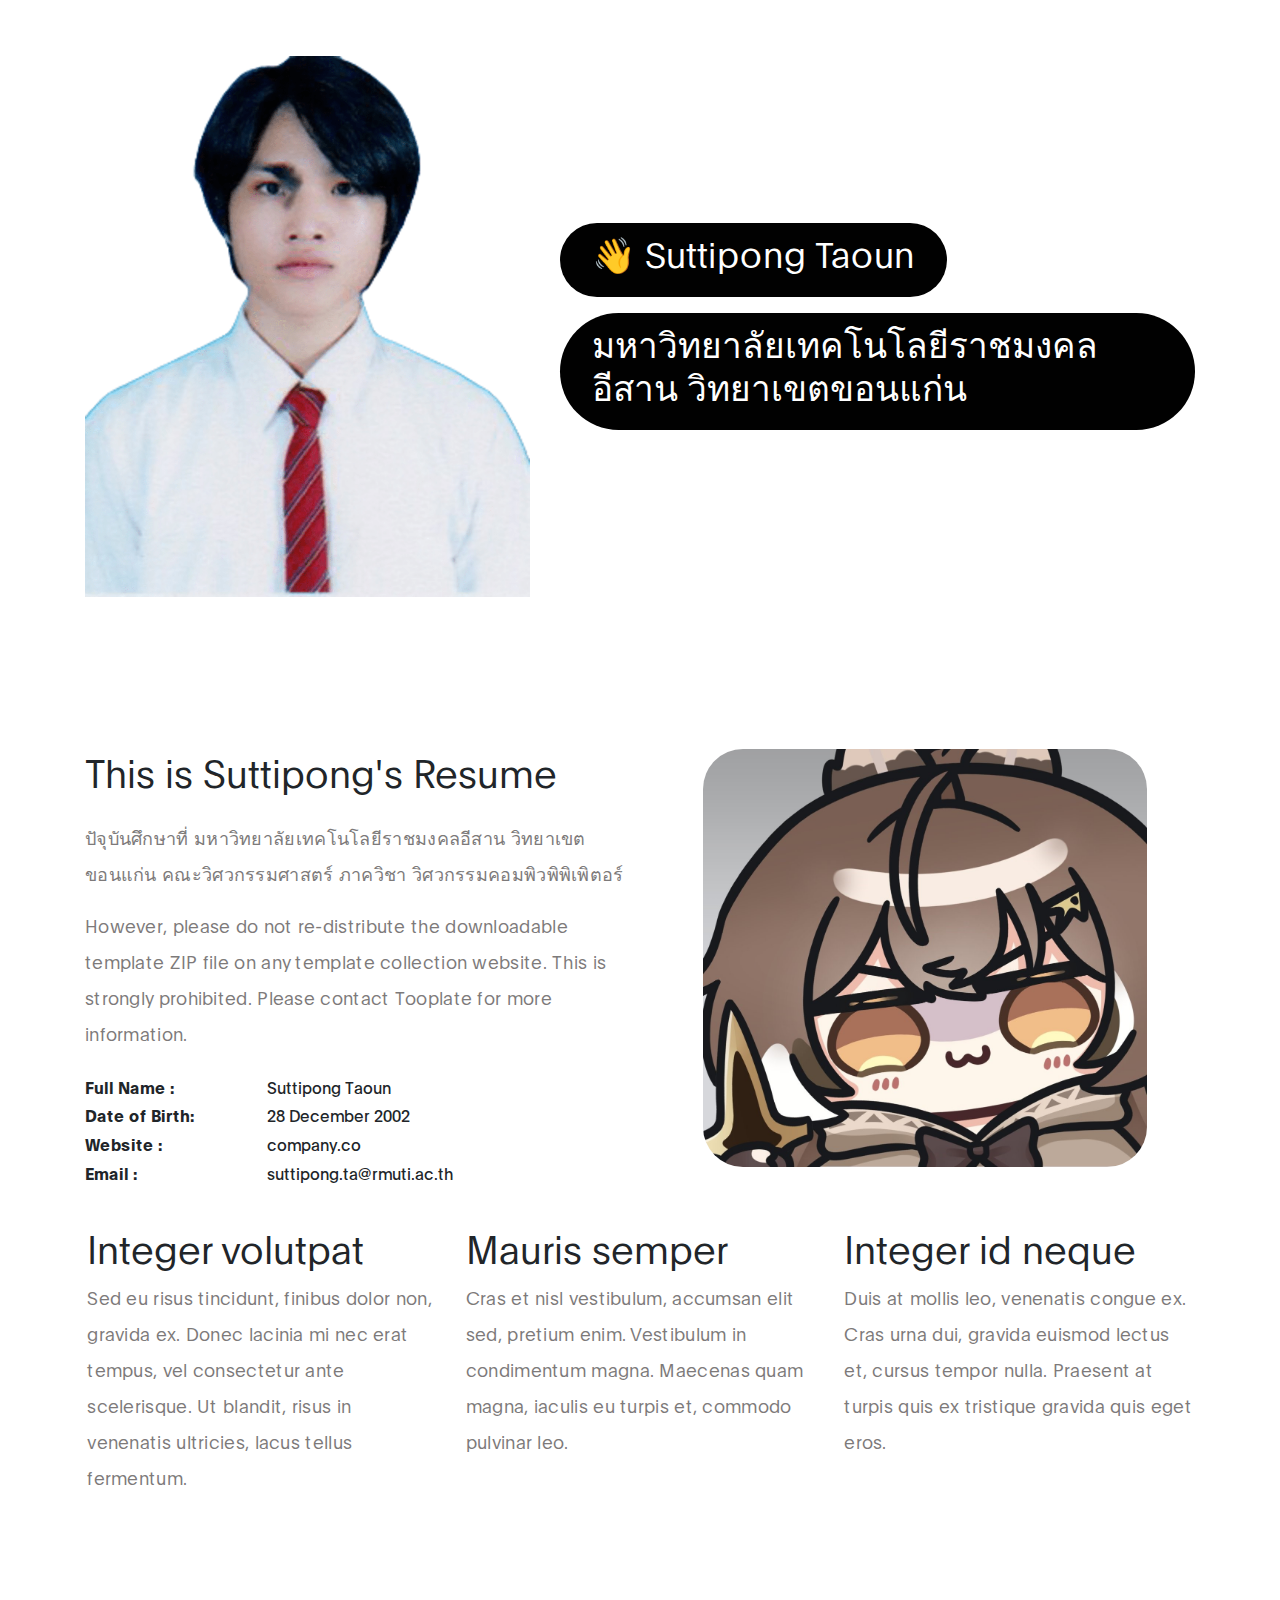
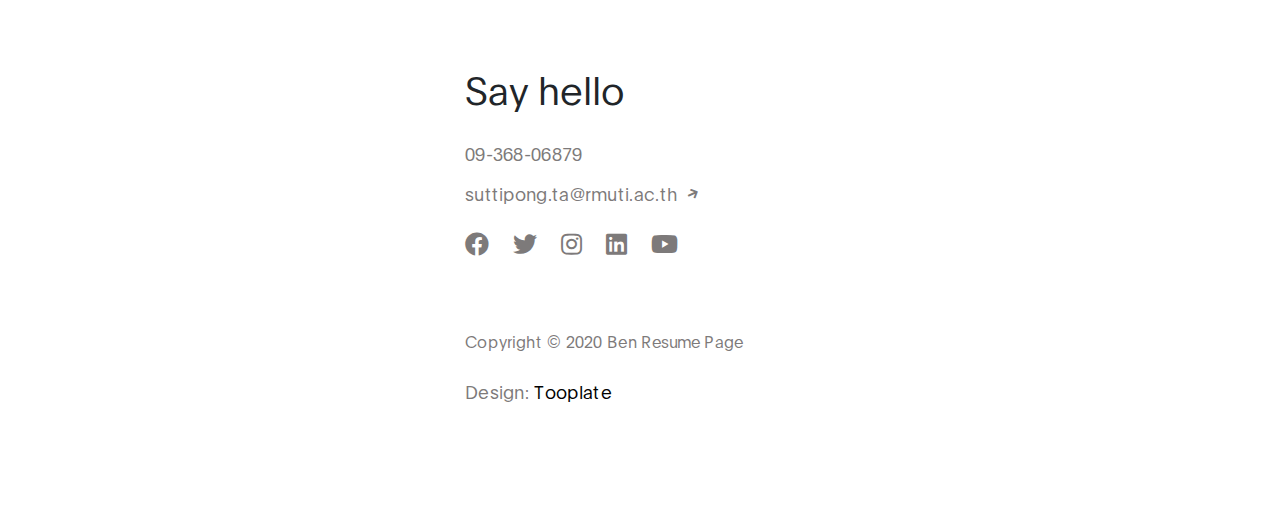
<file: index.html>
<!DOCTYPE html>
<html lang="en">
<head>

     <title>Suttipong's Resume - Profile HTML Page</title>

     <meta charset="UTF-8">
     <meta http-equiv="X-UA-Compatible" content="IE=Edge">
     <meta name="description" content="">
     <meta name="keywords" content="">
     <meta name="author" content="Tooplate">
     <meta name="viewport" content="width=device-width, initial-scale=1, maximum-scale=1">

     <link rel="stylesheet" href="css/bootstrap.min.css">
     <link rel="stylesheet" href="css/all.min.css">
     <link rel="stylesheet" href="css/owl.carousel.min.css">
     <link rel="stylesheet" href="css/owl.theme.default.min.css">

     <!-- MAIN CSS -->
     <link rel="stylesheet" href="css/tooplate-ben-resume-style.css">
<!--
Tooplate 2120 Ben Resume
https://www.tooplate.com/view/2120-ben-resume
-->
</head>

<body data-spy="scroll" data-target="#navbarNav" data-offset="50">

    <!-- MENU BAR -->
    <nav class="navbar navbar-expand-lg">
        <div class="container">

            <a class="navbar-brand" href="./index.html">
              Suttipong Resume
            </a>

            <button class="navbar-toggler" type="button" data-toggle="collapse" data-target="#navbarNav" aria-controls="navbarNav" aria-expanded="false" aria-label="Toggle navigation">
                <span class="navbar-toggler-icon"></span>
            </button>

            <div class="collapse navbar-collapse" id="navbarNav">
                <ul class="navbar-nav mx-auto">
                    <li class="nav-item">
                        <a href="./index.html" class="nav-link smoothScroll">Introduction</a>
                    </li>

                    <li class="nav-item">
                        <a href="./java.html" class="nav-link smoothScroll">Java</a>
                    </li>
                    <!-- #contact -->
                    <!-- <li class="nav-item">
                        <a href="#testimonials" class="nav-link smoothScroll">Reviews</a>
                    </li> -->

                    <li class="nav-item">
                        <a href="./api.html" class="nav-link smoothScroll">api</a>
                    </li>
                </ul>

                <div class="mt-lg-0 mt-3 mb-4 mb-lg-0">
                    <a href="#" class="custom-btn btn" download>Download CV</a>
                </div>
            </div>

        </div>
    </nav>


    <!-- HERO -->
    <section class="hero d-flex flex-column justify-content-center align-items-center" id="intro">

         <div class="container">
            <div class="row">

                  <div class="mx-auto col-lg-5 col-md-5 col-10">
                      <img src="images/team.png" class="img-fluid" alt="Ben Resume HTML Template">
                  </div>

                   <div class="d-flex flex-column justify-content-center align-items-center col-lg-7 col-md-7 col-12">
                        <div class="hero-text">

                            <h1 class="hero-title">👋 Suttipong Taoun</h1>
                            <h1 class="hero-title">มหาวิทยาลัยเทคโนโลยีราชมงคลอีสาน วิทยาเขตขอนแก่น</h1>
                          
                        </div>
                    </div>

            </div>
        </div>
    </section>


    <section class="about section-padding" id="about">
        <div class="container">
            <div class="row">

                <div class="col-lg-6 col-md-6 col-12">
                    <h3 class="mb-4">This is Suttipong's Resume</h3>

                    <p>ปัจุบันศึกษาที่
                        มหาวิทยาลัยเทคโนโลยีราชมงคลอีสาน วิทยาเขต
                        ขอนแก่น
                        คณะวิศวกรรมศาสตร์
                        ภาควิชา วิศวกรรมคอมพิวพิพิเพิตอร์</p>

                    <p>However, please do not re-distribute the downloadable template ZIP file on any template collection website. This is strongly prohibited. Please contact Tooplate for more information.</p>

                    <ul class="mt-4 mb-5 mb-lg-0 profile-list list-unstyled">
                        <li><strong>Full Name :</strong> Suttipong Taoun </li>

                        <li><strong>Date of Birth:</strong> 28 December 2002</li>

                        <li><strong>Website :</strong> company.co</li>

                        <li><strong>Email :</strong> suttipong.ta@rmuti.ac.th</li>
                    </ul>
                </div>

                <div class="col-lg-5 mx-auto col-md-6 col-12">
                    <img src="images/mumei.jpg" class="about-image img-fluid" alt="Ben's Resume HTML Template">
                </div>

            </div>
            <div class="row about-third">
            	<div class="col-lg-4 col-md-4 col-12">
                <h3>Integer volutpat</h3>
                <p>Sed eu risus tincidunt, finibus dolor non, gravida ex. Donec lacinia mi nec erat tempus, vel consectetur ante scelerisque. Ut blandit, risus in venenatis ultricies, lacus tellus fermentum.</p>
                </div>
                <div class="col-lg-4 col-md-4 col-12">
                <h3>Mauris semper</h3>
                <p>Cras et nisl vestibulum, accumsan elit sed, pretium enim. Vestibulum in condimentum magna. Maecenas quam magna, iaculis eu turpis et, commodo pulvinar leo.</p>
                </div>
                <div class="col-lg-4 col-md-4 col-12">
                <h3>Integer id neque</h3>
                <p>Duis at mollis leo, venenatis congue ex. Cras urna dui, gravida euismod lectus et, cursus tempor nulla. Praesent at turpis quis ex tristique gravida quis eget eros.</p>
                </div>
            </div>
        </div>
    </section>

     <section class="contact section-padding pt-0" id="contact">
      <div class="container">
        <div class="row">

            <div class="mx-auto col-lg-4 col-md-6 col-12">
                <h3 class="my-4 pt-4 pt-lg-0">Say hello</h3>

                <p class="mb-1">09-368-06879</p>

                <p>
                  
                      suttipong.ta@rmuti.ac.th
                    <i class="fas fa-arrow-right custom-icon"></i>
                    
                </p>

                <ul class="social-links mt-2">
                    <li><a href="https://fb.com/tooplate" rel="noopener" class="fab fa-facebook"></a></li>
                    <li><a href="#" rel="noopener" class="fab fa-twitter"></a></li>
                    <li><a href="#" rel="noopener" class="fab fa-instagram"></a></li>
                    <li><a href="#" rel="noopener" class="fab fa-linkedin"></a></li>
                    <li><a href="#" rel="noopener" class="fab fa-youtube"></a></li>
                </ul>
                
              <p class="copyright-text mt-5 pt-3">Copyright &copy; 2020 Ben Resume Page</p>
                
                <p>Design: <a href="https://www.tooplate.com" title="free HTML templates" target="_blank">Tooplate</a></p>
            </div>

        </div>
      </div>
    </section>

     <!-- SCRIPTS -->
     <script src="js/jquery.min.js"></script>
     <script src="js/bootstrap.min.js"></script>
     <script src="js/smoothscroll.js"></script>
     <script src="js/owl.carousel.min.js"></script>
     <script src="js/custom.js"></script>

</body>
</html>
</file>
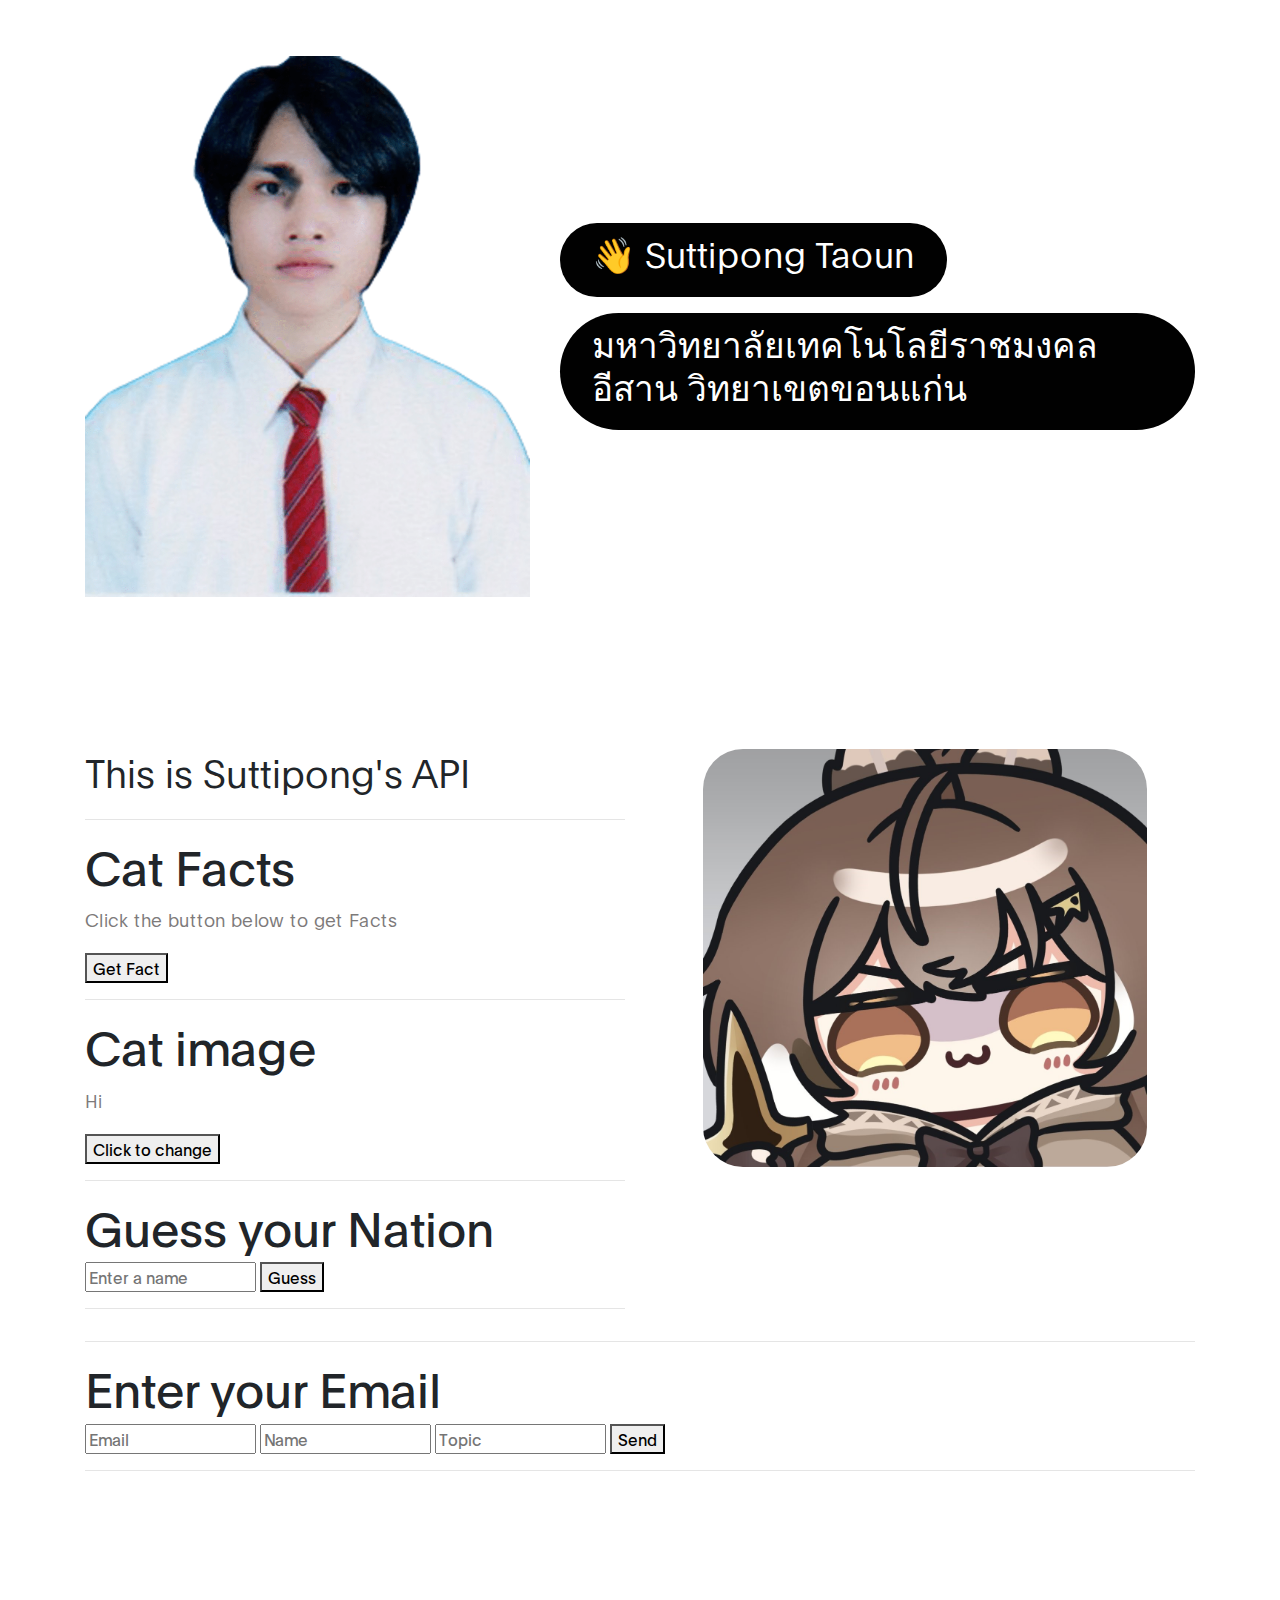
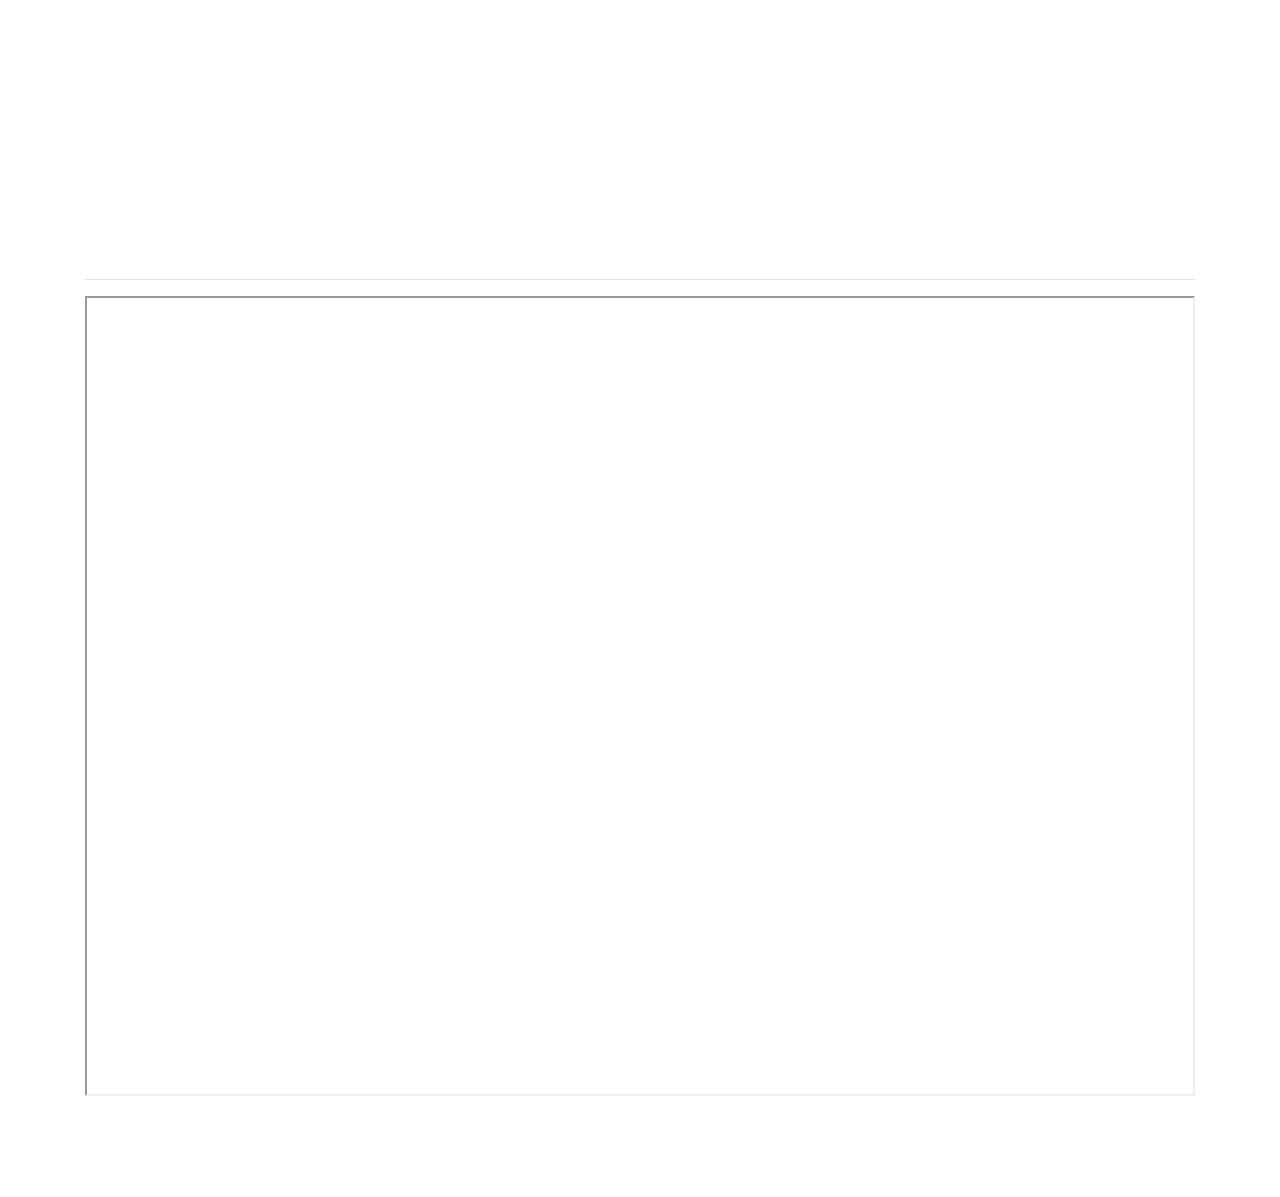
<file: api.html>
<!DOCTYPE html>
<html lang="en">
<head>

     <title>Suttipong's Resume - Profile HTML Page</title>

     <meta charset="UTF-8">
     <meta http-equiv="X-UA-Compatible" content="IE=Edge">
     <meta name="description" content="">
     <meta name="keywords" content="">
     <meta name="author" content="Tooplate">
     <meta name="viewport" content="width=device-width, initial-scale=1, maximum-scale=1">

     <link rel="stylesheet" href="css/bootstrap.min.css">
     <link rel="stylesheet" href="css/all.min.css">
     <link rel="stylesheet" href="css/owl.carousel.min.css">
     <link rel="stylesheet" href="css/owl.theme.default.min.css">

     <!-- MAIN CSS -->
     <link rel="stylesheet" href="css/tooplate-ben-resume-style.css">
<!--
Tooplate 2120 Ben Resume
https://www.tooplate.com/view/2120-ben-resume
-->
</head>

<body data-spy="scroll" data-target="#navbarNav" data-offset="50">

    <!-- MENU BAR -->
    <nav class="navbar navbar-expand-lg">
        <div class="container">

            <a class="navbar-brand" href="./index.html">
                Suttipong Resume
            </a>

            <button class="navbar-toggler" type="button" data-toggle="collapse" data-target="#navbarNav" aria-controls="navbarNav" aria-expanded="false" aria-label="Toggle navigation">
                <span class="navbar-toggler-icon"></span>
            </button>

            <div class="collapse navbar-collapse" id="navbarNav">
                <ul class="navbar-nav mx-auto">
                    <li class="nav-item">
                        <a href="./index.html" class="nav-link smoothScroll">Introduction</a>
                    </li>

                    <li class="nav-item">
                        <a href="./java.html" class="nav-link smoothScroll">Java</a>
                    </li>

                    <!-- <li class="nav-item">
                        <a href="#testimonials" class="nav-link smoothScroll">Reviews</a>
                    </li> -->

                    <li class="nav-item">
                        <a href="./api.html" class="nav-link smoothScroll">api</a>
                    </li>
                </ul>

                <div class="mt-lg-0 mt-3 mb-4 mb-lg-0">
                    <a href="#" class="custom-btn btn" download>Download CV</a>
                </div>
            </div>

        </div>
    </nav>


    <!-- HERO -->
    <section class="hero d-flex flex-column justify-content-center align-items-center" id="intro">

      <div class="container">
         <div class="row">

               <div class="mx-auto col-lg-5 col-md-5 col-10">
                   <img src="images/team.png" class="img-fluid" alt="Ben Resume HTML Template">
               </div>

                <div class="d-flex flex-column justify-content-center align-items-center col-lg-7 col-md-7 col-12">
                     <div class="hero-text">

                         <h1 class="hero-title">👋 Suttipong Taoun</h1>
                         <h1 class="hero-title">มหาวิทยาลัยเทคโนโลยีราชมงคลอีสาน วิทยาเขตขอนแก่น</h1>
                       
                     </div>
                 </div>

         </div>
     </div>
 </section>


    <section class="about section-padding" id="about">
        <div class="container">
            <div class="row">

                <div class="col-lg-6 col-md-6 col-12">
                    <h3 class="mb-4">This is Suttipong's API</h3>

                    <hr>
                    <h2>Cat Facts</h2>
                    <p id="demo2">Click the button below to get Facts</p>
                    <button onclick="myFunction()">Get Fact</button>
                    <hr>
                    <h2>Cat image</h2>
                    <p id="catImage">Hi</p>
                    <button onclick="catImage()">Click to change </button>

                    <hr>
                    <h2>Guess your Nation</h2>
                    <input type="text" id="nameInput" placeholder="Enter a name">
                    <button onclick="getNationality()">Guess</button>
                    <p id="result"></p>

                    <hr>
                    <h6 id="fetchPrices"></้>
                </div>

                <div class="col-lg-5 mx-auto col-md-6 col-12">
                    <img src="images/mumei.jpg" class="about-image img-fluid" alt="Ben's Resume HTML Template">
                </div>

            </div>
            
            <div>
                <hr>
                <h2>Enter your Email</h2>
                <form name="contact-form"
                    method="POST" 
                    action="https://script.google.com/macros/s/AKfycbw-2WIU5OP162ZGhTKQIBMWHu2B-Y9jzT7Y5jCJ48qwO0UI6xdg8zNZXsySGoe8qygdag/exec"
                    >
                    <input name="Email" type="email" placeholder="Email" required>
                    <input name="Name" type="text" placeholder="Name" required>
                    <input name="Topic" type="text" placeholder="Topic" required>
                    <button type="submit">Send</button>
                </form> 
                
                <hr>
                <iframe width="600" height="371" seamless frameborder="0" scrolling="no" src="https://docs.google.com/spreadsheets/d/e/2PACX-1vQ3h1X8mriULyYvzFRKSE3R9dPfYH_83nkN48n5InmUHakPESj7-5-F4rYiwACOlVrb22w1qn5DQEEU/pubchart?oid=1210490282&amp;format=interactive"></iframe>
                <hr>
                <iframe width="100%" height="800" src="https://docs.google.com/spreadsheets/d/e/2PACX-1vQ3h1X8mriULyYvzFRKSE3R9dPfYH_83nkN48n5InmUHakPESj7-5-F4rYiwACOlVrb22w1qn5DQEEU/pubhtml?gid=0&amp;single=true&amp;widget=true&amp;headers=false"></iframe>
            </div>
        </div>
    </section>

        </div>
      </div>
    </section>
     <!-- SCRIPTS -->
     <script src="js/jquery.min.js"></script>
     <script src="js/bootstrap.min.js"></script>
     <script src="js/smoothscroll.js"></script>
     <script src="js/owl.carousel.min.js"></script>
     <script src="js/custom.js"></script>

     <script>
        function myFunction() {
            fetch("https://catfact.ninja/fact")
            .then(function(response){
                return response.json()
            })
            .then(function(data){
                let txt = "";
                for (let x in data) {
                    txt += data[x] + " ";
                document.getElementById("demo2").innerHTML = txt;
                };
            
                return data;
            })  
        }

        function catImage() {
        fetch('https://api.thecatapi.com/v1/images/search')
            .then(response => response.json())
            .then(data => {
            document.getElementById('catImage').innerHTML = `<img src="${data[0].url}" alt="Cat Image" width="300">`;
            })
            .catch(error => {
            console.error('Error fetching cat image:', error);
            });
        }
        catImage();

        function getNationality() {
        const name = document.getElementById('nameInput').value;

        fetch(`https://api.nationalize.io/?name=${name}`)
            .then(response => response.json())
            .then(data => {
            const resultElement = document.getElementById('result');
            if (data.country.length > 0) {
                const countries = data.country.map(country => `${country.country_id} (${(country.probability * 100).toFixed(2)}%)`).join(', ');
                resultElement.innerHTML = `Name: ${data.name}, Probable Nationalities: ${countries}`;
            } else {
                resultElement.innerHTML = 'No nationality data available for this name.';
            }
            })
        }
        
        function fetchPrices() {
        fetch('https://api.coinbase.com/v2/exchange-rates')
            .then(response => response.json())
            .then(data => {
            const selectedCurrencies = ['BTC', 'ETH', 'LTC'];
            const rates = data.data.rates;
            const selectedExchangeRatesElement = document.getElementById('fetchPrices');

            let html = '<h1>Coinbase</h1>';
            html += '<ul>';
            selectedCurrencies.forEach(currency => {
                const rate = rates[currency];
                html += `<li>${currency}: ${rate}</li>`;
            });
            html += '</ul>';

            selectedExchangeRatesElement.innerHTML = html;
            })
            .catch(error => {
            console.error('Error fetching exchange rates:', error);
            });
        }

        setInterval(fetchPrices, 6000);
        fetchPrices();

        const scriptURL = 'https://script.google.com/macros/s/AKfycbw-2WIU5OP162ZGhTKQIBMWHu2B-Y9jzT7Y5jCJ48qwO0UI6xdg8zNZXsySGoe8qygdag/exec'

        const form = document.forms['contact-form']

        form.addEventListener('submit', e => {
            e.preventDefault()
            fetch(scriptURL, { method: 'POST', body: new FormData(form)})
            .then(response => alert("Thank you! your form is submitted successfully." ))
            .then(() => { window.location.reload(); })
            .catch(error => console.error('Error!', error.message))
        })
     </script>

</body>
</html>
</file>
<file: css/tooplate-ben-resume-style.css>
/*

Tooplate 2120 Ben Resume

https://www.tooplate.com/view/2120-ben-resume

*/

  @font-face {
      font-family: 'Plain';
      src: url('../localfonts/Plain-Regular.woff2') format('woff2'),
          url('../localfonts/Plain-Regular.woff') format('woff');
      font-weight: normal;
      font-style: normal;
  }

  @font-face {
      font-family: 'Plain';
      src: url('../localfonts/Plain-Light.woff2') format('woff2'),
          url('../localfonts/Plain-Light.woff') format('woff');
      font-weight: 300;
      font-style: normal;
  }

  @font-face {
      font-family: 'Plain';
      src: url('../localfonts/Plain-Bold.woff2') format('woff2'),
          url('../localfonts/Plain-Bold.woff') format('woff');
      font-weight: bold;
      font-style: normal;
  }

  :root {
    --primary-color:        #ffd500;
    --white-color:          #ffffff;
    --dark-color:           #010101;
    --menu-bg-color:        #212529;

    --gray-color:           #909090;
    --p-color:              #7d7a7a;

    --base-font-family:     "Plain", -apple-system,BlinkMacSystemFont,"Segoe UI",Roboto,"Helvetica Neue",Arial,"Noto Sans",sans-serif,"Apple Color Emoji","Segoe UI Emoji","Segoe UI Symbol","Noto Color Emoji";
    --font-weight-bold:     600;
    --font-weight-normal:   400;
    --font-weight-light:    300;

    --h1-font-size:         56px;
    --h2-font-size:         48px;
    --h3-font-size:         38px;
    --h4-font-size:         34px;
    --h5-font-size:         30px;
    --h6-font-size:         24px;
    --p-font-size:          18px;
    --base-font-size:       16px;
    --button-font-size:     20px;

    --border-radius-large:  100%;
    --border-radius-medium: 80px;
    --border-radius-small:  40px;
  }


  body {
    font-family: var(--base-font-family);
  }


  /*---------------------------------------
     TYPOGRAPHY              
  -----------------------------------------*/

  h1 {
    font-size: var(--h1-font-size);
  }

  h1,
  h3 {
    font-weight: var(--font-weight-light);
  }

  h2 {
    font-size: var(--h2-font-size);
  }

  h3 {
    font-size: var(--h3-font-size);
  }

  h4 {
    font-size: var(--h4-font-size);
  }

  h5 {
    font-size: var(--h5-font-size);
  }

  h6 {
    font-weight: var(--font-weight-bold);
    font-size: var(--h6-font-size);
  }

  p {
    color: var(--p-color);
    font-size: var(--p-font-size);
    font-weight: var(--font-weight-light);
    letter-spacing: 0.3px;
    line-height: 2em;
  }

  .section-padding {
    padding: 6rem 0;
  }

  .custom-icon {
    font-size: 12px;
    position: relative;
    bottom: 3px;
    left: 5px;
    transform: rotate(-25deg);
  }


  /* CUSTOM BUTTON */
  .custom-btn {
    background: var(--dark-color);
    border: none;
    border-radius: var(--border-radius-medium);
    color: var(--white-color);
    letter-spacing: 0.2px;
    padding: 6px 36px 10px 36px;
    font-size: var(--button-font-size);
    white-space: nowrap;
  }

  .custom-btn:hover,
  .custom-btn:focus {
    color: var(--dark-color);
    background: var(--primary-color);
  }


  /*---------------------------------------
     GENERAL               
  -----------------------------------------*/

  * {
    -webkit-box-sizing: border-box;
    -moz-box-sizing: border-box;
    box-sizing: border-box;
  }

  *::before,
  *::after {
    -webkit-box-sizing: border-box;
    -moz-box-sizing: border-box;
    box-sizing: border-box;
  }

  a {
    color: var(--dark-color);
    text-decoration: none;
    transition: all 0.4s linear;
  }

  a:hover  {
    color: var(--dark-color);
    text-decoration: none;
  }


  /*---------------------------------------
     MENU                
  -----------------------------------------*/

  .navbar {
    background: transparent;
    padding: 0.3rem 1rem;
    transition: all 300ms ease-in-out;
    position: absolute;
    z-index: 99;
    top: 0;
    right: 0;
    left: 0;
    opacity: 0;
  }

  .navbar.scroll {
    background: var(--menu-bg-color);
    padding: 0.5rem 1rem;
    position: fixed;
    opacity: 1;
  }

  .navbar-brand {
    color: var(--white-color);
    font-weight: var(--font-weight-light);
    font-size: var(--h4-font-size);
  }

  .navbar .custom-btn {
    background: var(--primary-color);
    color: var(--dark-color);
  }

  .contact-form #submit-button:hover,
  .navbar .custom-btn:hover {
    background: var(--dark-color);
    color: var(--white-color);
  }

  .navbar-expand-lg .navbar-nav .nav-link {
    margin: 0 1.5rem;
    padding: 0;
  }

  .nav-item .nav-link.active, 
  .nav-item .nav-link:hover {
    color: var(--gray-color);
  }

  .nav-item .nav-link.active, 
  .nav-item .nav-link:hover {
    border-bottom-color: var(--primary-color);
  }

  .nav-link {
    color: var(--gray-color);
    font-weight: var(--font-weight-light);
    font-size: var(--base-font-size);
    border-bottom: 1px solid transparent;
  }

  .navbar-toggler {
    border: 0;
    padding: 0;
    cursor: pointer;
    margin: 0 10px 0 0;
    width: 30px;
    height: 35px;
    outline: none;
  }

  .navbar-toggler:focus {
    outline: none;
  }

  .navbar-toggler[aria-expanded="true"] .navbar-toggler-icon {
    background: transparent;
  }

  .navbar-toggler[aria-expanded="true"] .navbar-toggler-icon::before,
  .navbar-toggler[aria-expanded="true"] .navbar-toggler-icon::after {
    transition: top 300ms 50ms ease, -webkit-transform 300ms 350ms ease;
    transition: top 300ms 50ms ease, transform 300ms 350ms ease;
    transition: top 300ms 50ms ease, transform 300ms 350ms ease, -webkit-transform 300ms 350ms ease;
    top: 0;
  }

  .navbar-toggler[aria-expanded="true"] .navbar-toggler-icon::before {
    transform: rotate(45deg);
  }

  .navbar-toggler[aria-expanded="true"] .navbar-toggler-icon::after {
    transform: rotate(-45deg);
  }


  .navbar-toggler .navbar-toggler-icon {
    background: var(--white-color);
    transition: background 10ms 300ms ease;
    display: block;
    width: 30px;
    height: 2px;
    position: relative;
  }

  .navbar-toggler .navbar-toggler-icon::before,
  .navbar-toggler .navbar-toggler-icon::after {
    transition: top 300ms 350ms ease, -webkit-transform 300ms 50ms ease;
    transition: top 300ms 350ms ease, transform 300ms 50ms ease;
    transition: top 300ms 350ms ease, transform 300ms 50ms ease, -webkit-transform 300ms 50ms ease;
    position: absolute;
    right: 0;
    left: 0;
    background: var(--white-color);
    width: 30px;
    height: 2px;
    content: '';
  }

  .navbar-toggler .navbar-toggler-icon::before {
    top: -8px;
  }

  .navbar-toggler .navbar-toggler-icon::after {
    top: 8px;
  }



  /*---------------------------------------
     HERO                
  -----------------------------------------*/

  .hero-title,
  .email-link {
    background: var(--dark-color);
    border-radius: var(--border-radius-medium);
    color: var(--white-color);
    display: inline-block;
    margin: 0.5rem 0;
    padding: 0.5rem 2rem 1.5rem 2rem;
	font-size: 2.2em;
  }

  .email-link {
    background: var(--primary-color);
    color: var(--dark-color);
    font-size: var(--h4-font-size);
    padding: 0.5rem 2rem 1rem 2rem;
  }

  .email-link:hover {
    background: var(--dark-color);
    color: var(--white-color);
  }


  /*---------------------------------------
     ABOUT                
  -----------------------------------------*/
  
  .about-third {
	  margin: 2.2em -0.8em;
  }

  .about-image {
    border-radius: var(--border-radius-small);
  }

  .profile-list li {
    margin: 0.3rem 0;
  }

  .profile-list strong {
    display: inline-block;
    width: 30%;
    margin-right: 1rem;
  }


  /*---------------------------------------
     FAQ                 
  -----------------------------------------*/

  .faq .card-header {
    padding: 0;
  }

  .faq .btn-link {
    color: var(--dark-color);
    font-size: var(--h6-font-size);
    text-align: left;
    display: block;
    width: 100%;
    padding: 1rem 2rem;
  }

  .faq .btn-link:focus, 
  .faq .btn-link:hover {
    color: var(--dark-color);
    text-decoration: none;
  }

  .faq .card-body {
    padding: 2rem;
  }

  .faq-info-text {
    font-size: var(--base-font-size);
    display: block;
    margin: 1.5rem 2rem 0 2rem;
  }


  /*---------------------------------------
     TESTIMONIALS               
  -----------------------------------------*/

  .testimonials {
    background: #f9f9f9;
  }

  .testimonials-image {
    margin: 0 1rem 1rem 1rem;
  }

  .testimonials-image img {
    border-radius: var(--border-radius-medium);
  }

  .testimonials-info {
    width: 100%;
  }

  .testimonials .owl-theme .owl-nav.disabled+.owl-dots {
    margin-top: 2rem;
  }

  .testimonials .owl-theme .owl-dots .owl-dot {
    outline: none;
  }

  .testimonials .owl-theme .owl-dots .owl-dot span {
    width: 30px;
    height: 3px;
    margin: 5px;
  }

  .testimonials .owl-theme .owl-dots .owl-dot.active span, 
  .testimonials .owl-theme .owl-dots .owl-dot:hover span {
    background: var(--primary-color);
  }


  /*---------------------------------------
     CONTACT               
  -----------------------------------------*/
  
  .contact-form .form-control {
    background: transparent;
    border: none;
    border-bottom: 1px solid rgba(142, 140, 140, 0.35);
    box-shadow: none;
    border-radius: 0;
    /* -webkit-appearance: none; */
    outline: none;
    color: var(--dark-color);
    font-weight: var(--font-weight-light);
    padding-left: 0;
    cursor: text;
  }

  .contact-form input {
    height: calc(2.25rem + 10px);
  }

  .contact-form .form-group {
    margin: 0 0 1rem;
    position: relative;
  }

  .contact-form .form-control,
  .webform-label {
    transition: all 0.4s;
    touch-action: manipulation;
  }

  .webform-label {
    cursor: text;
    font-size: 12px;
    font-weight: var(--font-weight-light);
    margin-bottom: 5px;
  }

  .contact-form .form-control:placeholder-shown + .webform-label {
    cursor: text;
    max-width: 66.66%;
    white-space: nowrap;
    overflow: hidden;
    text-overflow: ellipsis;
    transform-origin: left bottom;
    transform: translate(0, 2.125rem) scale(1.5);
  }

  .contact-form ::-webkit-input-placeholder {
    opacity: 0;
    transition: inherit;
    color: var(--dark-color);
  }

  .contact-form ::-moz-placeholder {
    opacity: 0;
    transition: inherit;
    color: var(--dark-color);
  }

  .contact-form .form-control:focus::-webkit-input-placeholder {
    opacity: 1;
  }

  .contact-form .form-control:focus::-moz-placeholder {
    opacity: 1;
  }

  .contact-form .form-control:not(:placeholder-shown) + .webform-label,
  .contact-form .form-control:focus + .webform-label {
    transform: translate(0, 0) scale(1);
    cursor: pointer;
    color: var(--gray-color);
  }

  .contact-form #submit-button {
    background: var(--primary-color);
    border: none;
    border-radius: var(--border-radius-medium);
    color: var(--dark-color);
    cursor: pointer;
    font-size: var(--p-font-size);
    line-height: 0;
    margin-top: 2.5rem;
    padding: 1.5rem 1.8rem 1.8rem 1.8rem;
    white-space: nowrap;
    max-width: 190px;
  }

  .copyright-text {
    font-size: var(--base-font-size);
  }


  /*---------------------------------------
     SOCIAL LINKS              
  -----------------------------------------*/

  .social-links {
    margin: 40px 0;
    padding: 0;
  }

  .social-links li {
    display: inline-block;
    list-style: none;
  }

  .social-links a {
    display: inline-block;
    color: var(--p-color);
    font-size: var(--h6-font-size);
    margin: 5px 20px 5px 0;
  }

  .social-links a:hover {
    color: var(--dark-color);
  }


  /*---------------------------------------
     RESPONSIVE STYLES              
  -----------------------------------------*/

  @media screen and (max-width: 1200px) {
    h1 {
        font-size: 42px;
    }

    h2 {
        font-size: 36px;
    }

    h3 {
        font-size: 32px;
    }

    h4 {
        font-size: 28px;
    }

    .email-link {
      font-size: 28px;
    }
  }

  @media screen and (max-width: 992px) {

    .hero-title {
      font-size: 1.8em;
      padding-bottom: 1rem;
    }

    .email-link {
      font-size: 22px;
      padding: 0.5rem 2rem 0.7rem 2rem;
    }
  }

  @media screen and (max-width: 991px) {
    .navbar-nav {
      margin: 1rem 0;
    }

    .navbar-expand-lg .navbar-nav .nav-link {
      display: inline-block;
      margin: 5px 0.5rem;
    }
  }

  @media screen and (max-width: 768px) {

    .hero-text {
      position: relative;
      top: 1.5rem;
    }
  }

  @media screen and (max-width: 480px) {

    .hero-title {
      font-size: 26px;
    }

    .email-link {
      font-size: 20px;
      padding: 0.3rem 2rem 0.6rem 2rem;
    }
  }
</file>
